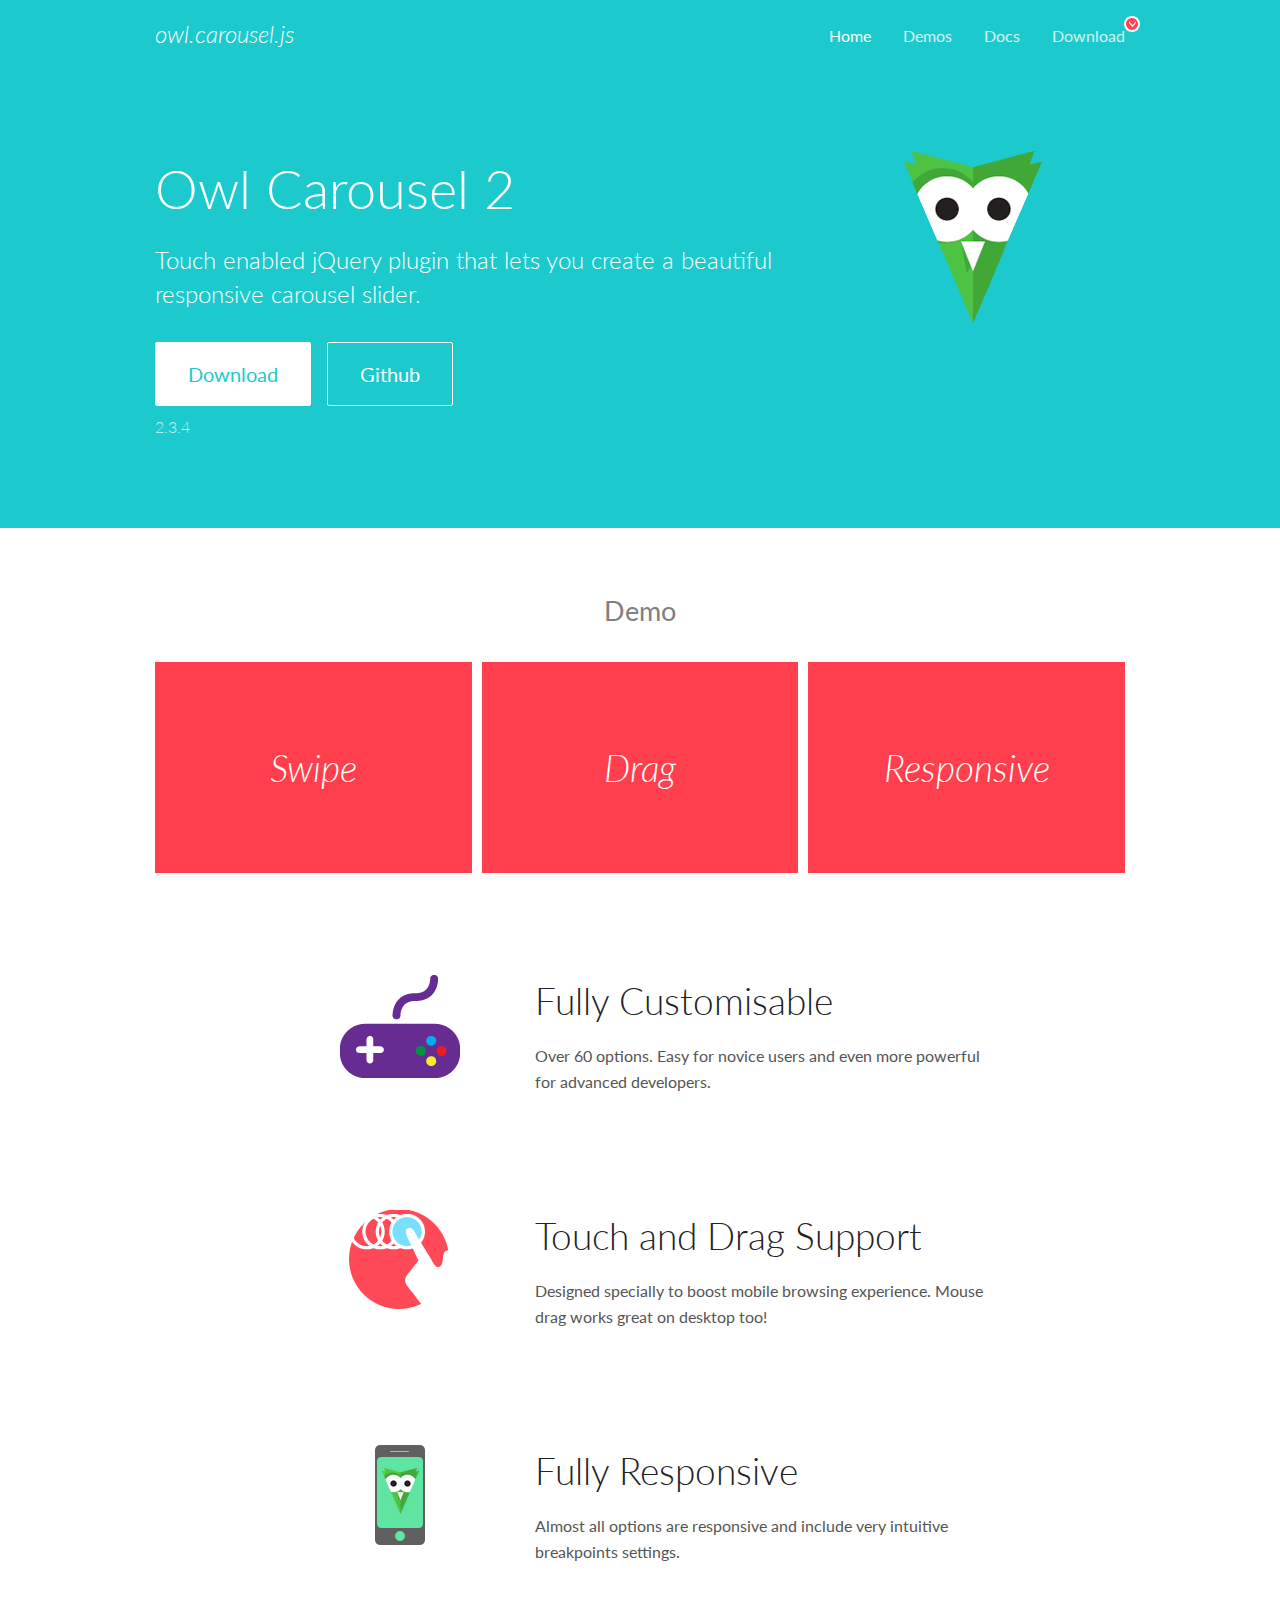
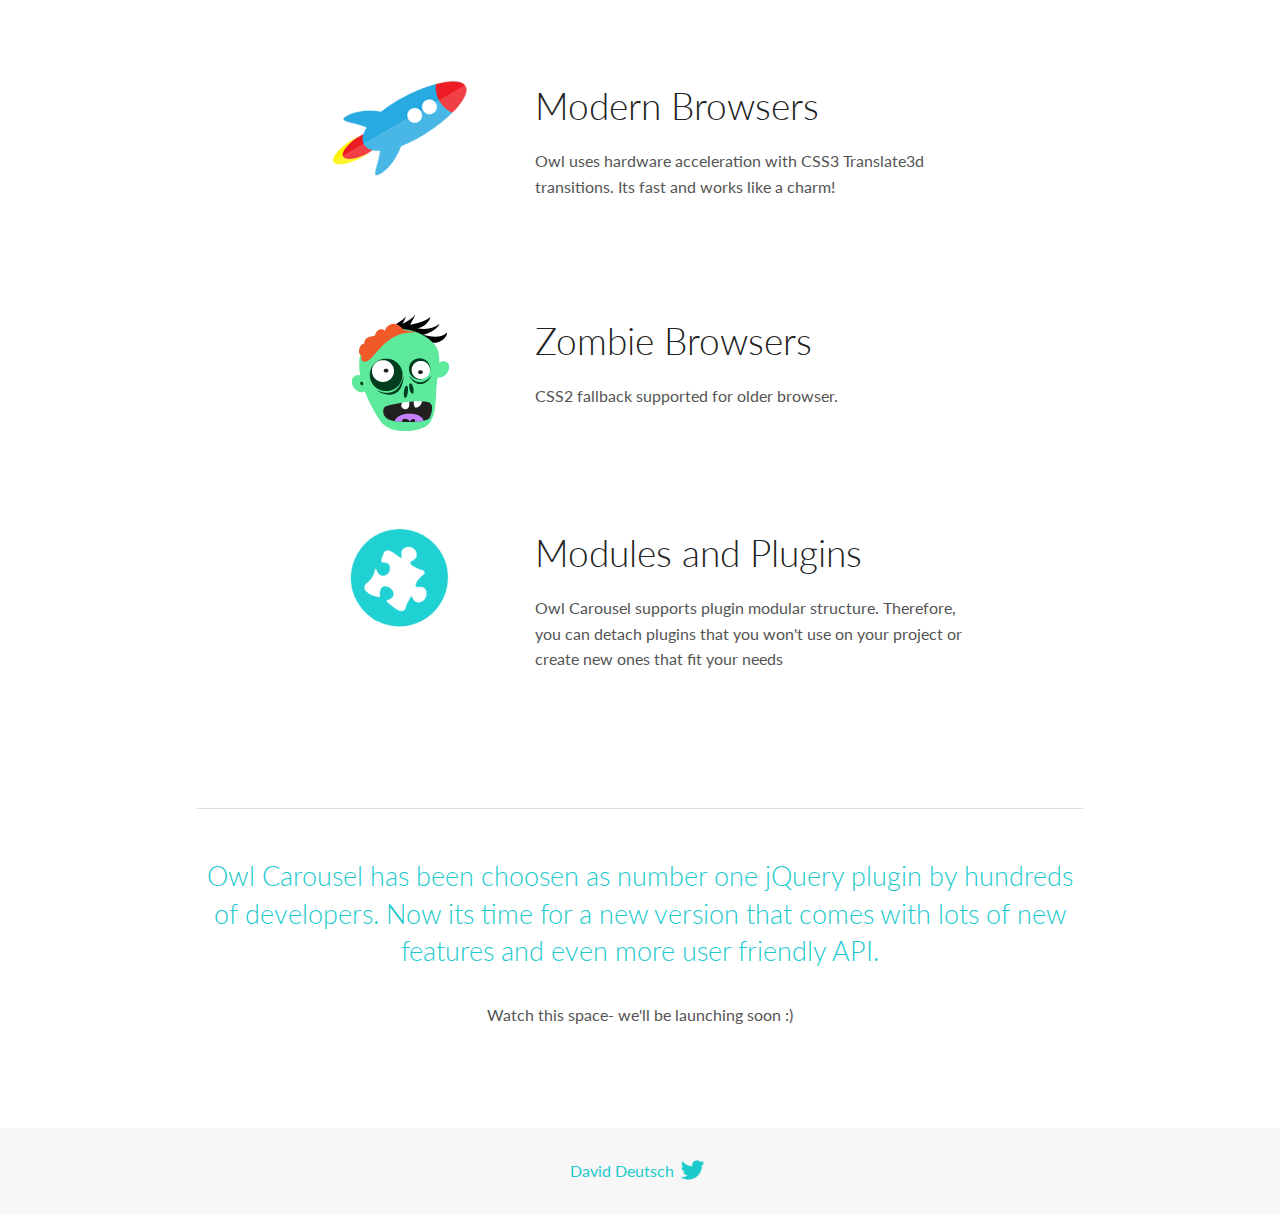
<file: resources/OwlCarousel2-2.3.4/docs/index.html>
<!DOCTYPE html>
<html lang="en">
  <head>

    <!-- head -->
    <meta charset="utf-8">
    <meta name="msapplication-tap-highlight" content="no" />
    <meta name="viewport" content="width=device-width, initial-scale=1.0" />
    <meta name="description" content="Touch enabled jQuery plugin that lets you create beautiful responsive carousel slider.">
    <meta name="author" content="David Deutsch">
    <title>
      Home | Owl Carousel | 2.3.4
    </title>

    <!-- Stylesheets -->
    <link href='https://fonts.googleapis.com/css?family=Lato:300,400,700,400italic,300italic' rel='stylesheet' type='text/css'>
    <link rel="stylesheet" href="assets/css/docs.theme.min.css">

    <!-- Owl Stylesheets -->
    <link rel="stylesheet" href="assets/owlcarousel/assets/owl.carousel.min.css">
    <link rel="stylesheet" href="assets/owlcarousel/assets/owl.theme.default.min.css">

    <!-- HTML5 shim and Respond.js IE8 support of HTML5 elements and media queries -->

    <!--[if lt IE 9]>
      <script src="https://oss.maxcdn.com/libs/html5shiv/3.7.0/html5shiv.js"></script>
      <script src="https://oss.maxcdn.com/libs/respond.js/1.3.0/respond.min.js"></script>
    <![endif]-->

    <!-- Favicons -->
    <link rel="apple-touch-icon-precomposed" sizes="144x144" href="assets/ico/apple-touch-icon-144-precomposed.png">
    <link rel="shortcut icon" href="assets/ico/favicon.png">
    <link rel="shortcut icon" href="favicon.ico">

    <!-- Yeah i know js should not be in header. Its required for demos.-->

    <!-- javascript -->
    <script src="assets/vendors/jquery.min.js"></script>
    <script src="assets/owlcarousel/owl.carousel.js"></script>
  </head>
  <body>

    <!-- header -->
    <header class="header">
      <div class="row">
        <div class="large-12 columns">
          <div class="brand left">
            <h3>
              <a href="/OwlCarousel2/">owl.carousel.js</a> 
            </h3>
          </div>
          <a id="toggle-nav" class="right">
            <span></span> <span></span> <span></span> 
          </a> 
          <div class="nav-bar">
            <ul class="clearfix">
              <li class="active">
                <a href="/OwlCarousel2/index.html">Home</a> 
              </li>
              <li> <a href="/OwlCarousel2/demos/demos.html">Demos</a>  </li>
              <li> <a href="/OwlCarousel2/docs/started-welcome.html">Docs</a>  </li>
              <li>
                <a href="https://github.com/OwlCarousel2/OwlCarousel2/archive/2.3.4.zip">Download</a> 
                <span class="download"></span> 
              </li>
            </ul>
          </div>
        </div>
      </div>
    </header>

    <!-- home panel -->
    <section id="hero">
      <div class="row">
        <div class="large-8 medium-8 columns">
          <h1>Owl Carousel 2</h1>
          <h4>Touch enabled jQuery plugin that lets you create a beautiful responsive carousel slider.</h4>
          <a href="https://github.com/OwlCarousel2/OwlCarousel2/archive/2.3.4.zip" class="hero-button">Download</a> 
          <a href="https://github.com/OwlCarousel2/OwlCarousel2" class="hero-button outline">Github</a> 
          <p>2.3.4</p>
        </div>
        <div class="large-4 medium-4 columns">
          <img class="owl-logo" src="assets/img/owl-logo.png" alt="mr. Owl">
        </div>
      </div>
    </section>

    <!-- body -->
    <div class="home-demo">
      <div class="row">
        <div class="large-12 columns">
          <h3>Demo</h3>
          <div class="owl-carousel">
            <div class="item">
              <h2>Swipe</h2>
            </div>
            <div class="item">
              <h2>Drag</h2>
            </div>
            <div class="item">
              <h2>Responsive</h2>
            </div>
            <div class="item">
              <h2>CSS3</h2>
            </div>
            <div class="item">
              <h2>Fast</h2>
            </div>
            <div class="item">
              <h2>Easy</h2>
            </div>
            <div class="item">
              <h2>Free</h2>
            </div>
            <div class="item">
              <h2>Upgradable</h2>
            </div>
            <div class="item">
              <h2>Tons of options</h2>
            </div>
            <div class="item">
              <h2>Infinity</h2>
            </div>
            <div class="item">
              <h2>Auto Width</h2>
            </div>
          </div>
        </div>
      </div>
    </div>
    <script>
      var owl = $('.owl-carousel');
      owl.owlCarousel({
        margin: 10,
        loop: true,
        responsive: {
          0: {
            items: 1
          },
          600: {
            items: 2
          },
          1000: {
            items: 3
          }
        }
      })
    </script>

    <!-- features -->
    <div id="features">
      <div class="row">
        <div class="small-12 medium-9 small-centered columns">
          <section class="row feature">
            <div class="medium-4 small-12 columns">
              <img src="assets/img/feature-options.png" alt="">
            </div>
            <div class="medium-8 small-12 columns">
              <h2>Fully Customisable</h2>
              <p>Over 60 options. Easy for novice users and even more powerful for advanced developers.</p>
            </div>
          </section>
          <section class="row feature">
            <div class="medium-4 small-12 columns">
              <img src="assets/img/feature-drag.png" alt="">
            </div>
            <div class="medium-8 small-12 columns">
              <h2>Touch and Drag Support</h2>
              <p>Designed specially to boost mobile browsing experience. Mouse drag works great on desktop too!</p>
            </div>
          </section>
          <section class="row feature">
            <div class="medium-4 small-12 columns">
              <img src="assets/img/feature-responsive.png" alt="">
            </div>
            <div class="medium-8 small-12 columns">
              <h2>Fully Responsive</h2>
              <p>Almost all options are responsive and include very intuitive breakpoints settings.</p>
            </div>
          </section>
          <section class="row feature">
            <div class="medium-4 small-12 columns">
              <img src="assets/img/feature-modern.png" alt="">
            </div>
            <div class="medium-8 small-12 columns">
              <h2>Modern Browsers</h2>
              <p>Owl uses hardware acceleration with CSS3 Translate3d transitions. Its fast and works like a charm! </p>
            </div>
          </section>
          <section class="row feature">
            <div class="medium-4 small-12 columns">
              <img src="assets/img/feature-zombie.png" alt="">
            </div>
            <div class="medium-8 small-12 columns">
              <h2>Zombie Browsers</h2>
              <p>CSS2 fallback supported for older browser.</p>
            </div>
          </section>
          <section class="row feature">
            <div class="medium-4 small-12 columns">
              <img src="assets/img/feature-module.png" alt="">
            </div>
            <div class="medium-8 small-12 columns">
              <h2>Modules and Plugins</h2>
              <p>Owl Carousel supports plugin modular structure. Therefore, you can detach plugins that you won&#x27;t use on your project or create new ones that fit your needs</p>
            </div>
          </section>
        </div>
      </div>
    </div>

    <!-- footer -->
    <section id="teaser-text">
      <div class="row">
        <div class="small-12 medium-11 small-centered columns">
          <hr>
          <h3 id="owl-carousel-has-been-choosen-as-number-one-jquery-plugin-by-hundreds-of-developers-now-its-time-for-a-new-version-that-comes-with-lots-of-new-features-and-even-more-user-friendly-api-">Owl Carousel has been choosen as number one jQuery plugin by hundreds of developers. Now its time for a new version that comes with lots of new features and even more user friendly API.</h3>
          <p>Watch this space- we&#39;ll be launching soon :)</p>
        </div>
      </div>
    </section>

    <!-- footer -->
    <footer class="footer">
      <div class="row">
        <div class="large-12 columns">
          <h5>
            <a href="/OwlCarousel2/docs/support-contact.html">David Deutsch</a> 
            <a id="custom-tweet-button" href="https://twitter.com/share?url=https://github.com/OwlCarousel2/OwlCarousel2&text=Owl Carousel - This is so awesome! " target="_blank"></a> 
          </h5>
        </div>
      </div>
    </footer>

    <!-- vendors -->
    <script src="assets/vendors/highlight.js"></script>
    <script src="assets/js/app.js"></script>
  </body>
</html>
</file>
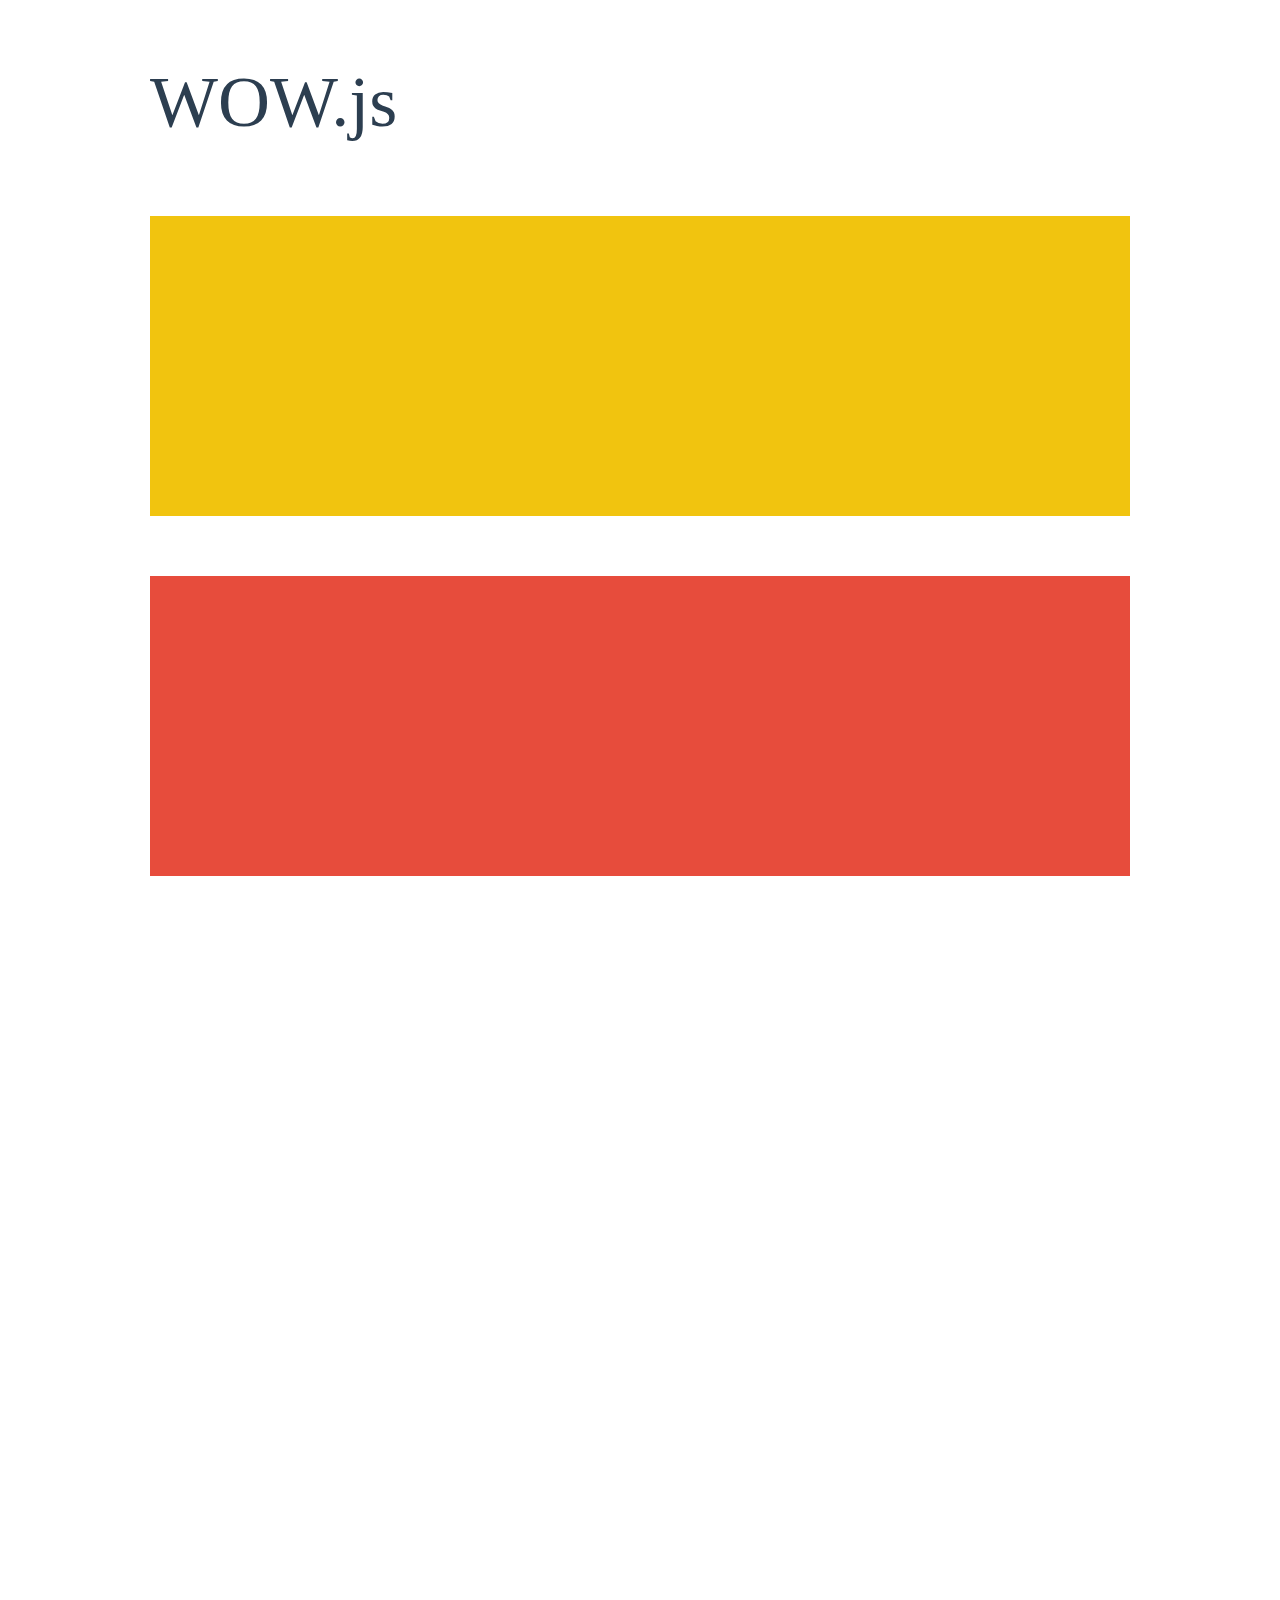
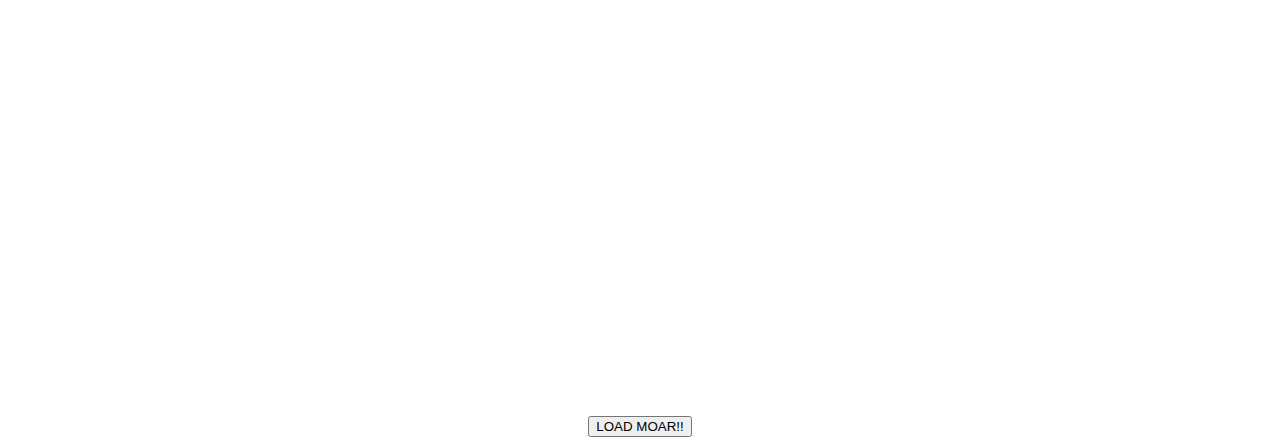
<file: resources/WOW-master/demo.html>
<!doctype html>

<html lang="en">
<head>
  <meta charset="utf-8">
  <title>WOW</title>
  <link rel="stylesheet" href="css/libs/animate.css">
  <link rel="stylesheet" href="css/site.css">
  <style>
    .wow:first-child {
      visibility: hidden;
    }
  </style>
  <!--[if IE]>
    <script src="http://html5shiv.googlecode.com/svn/trunk/html5.js"></script>
  <![endif]-->
</head>

<body>
  <div id="container">
    <header>
      <h1>WOW.js</h1>
    </header>
    <div id="main">
      <section class="wow fadeInDown" style="background-color: #f1c40f;"></section>
      <section class="wow pulse" style="background-color: #e74c3c;" data-wow-iteration="infinite" data-wow-duration="1500ms"></section>
      <section class="section--purple wow slideInRight" data-wow-delay="2s"></section>
      <section class="section--blue wow bounceInLeft" data-wow-offset="300"></section>
      <section class="section--green wow slideInLeft" data-wow-duration="4s"></section>
      <button id="moar">LOAD MOAR!!</button>
    </div>
  </div>
  <script src="dist/wow.js"></script>
  <script>
    wow = new WOW(
      {
        animateClass: 'animated',
        offset:       100,
        callback:     function(box) {
          console.log("WOW: animating <" + box.tagName.toLowerCase() + ">")
        }
      }
    );
    wow.init();
    document.getElementById('moar').onclick = function() {
      var section = document.createElement('section');
      section.className = 'section--purple wow fadeInDown';
      this.parentNode.insertBefore(section, this);
    };
  </script>
</body>
</html>
</file>
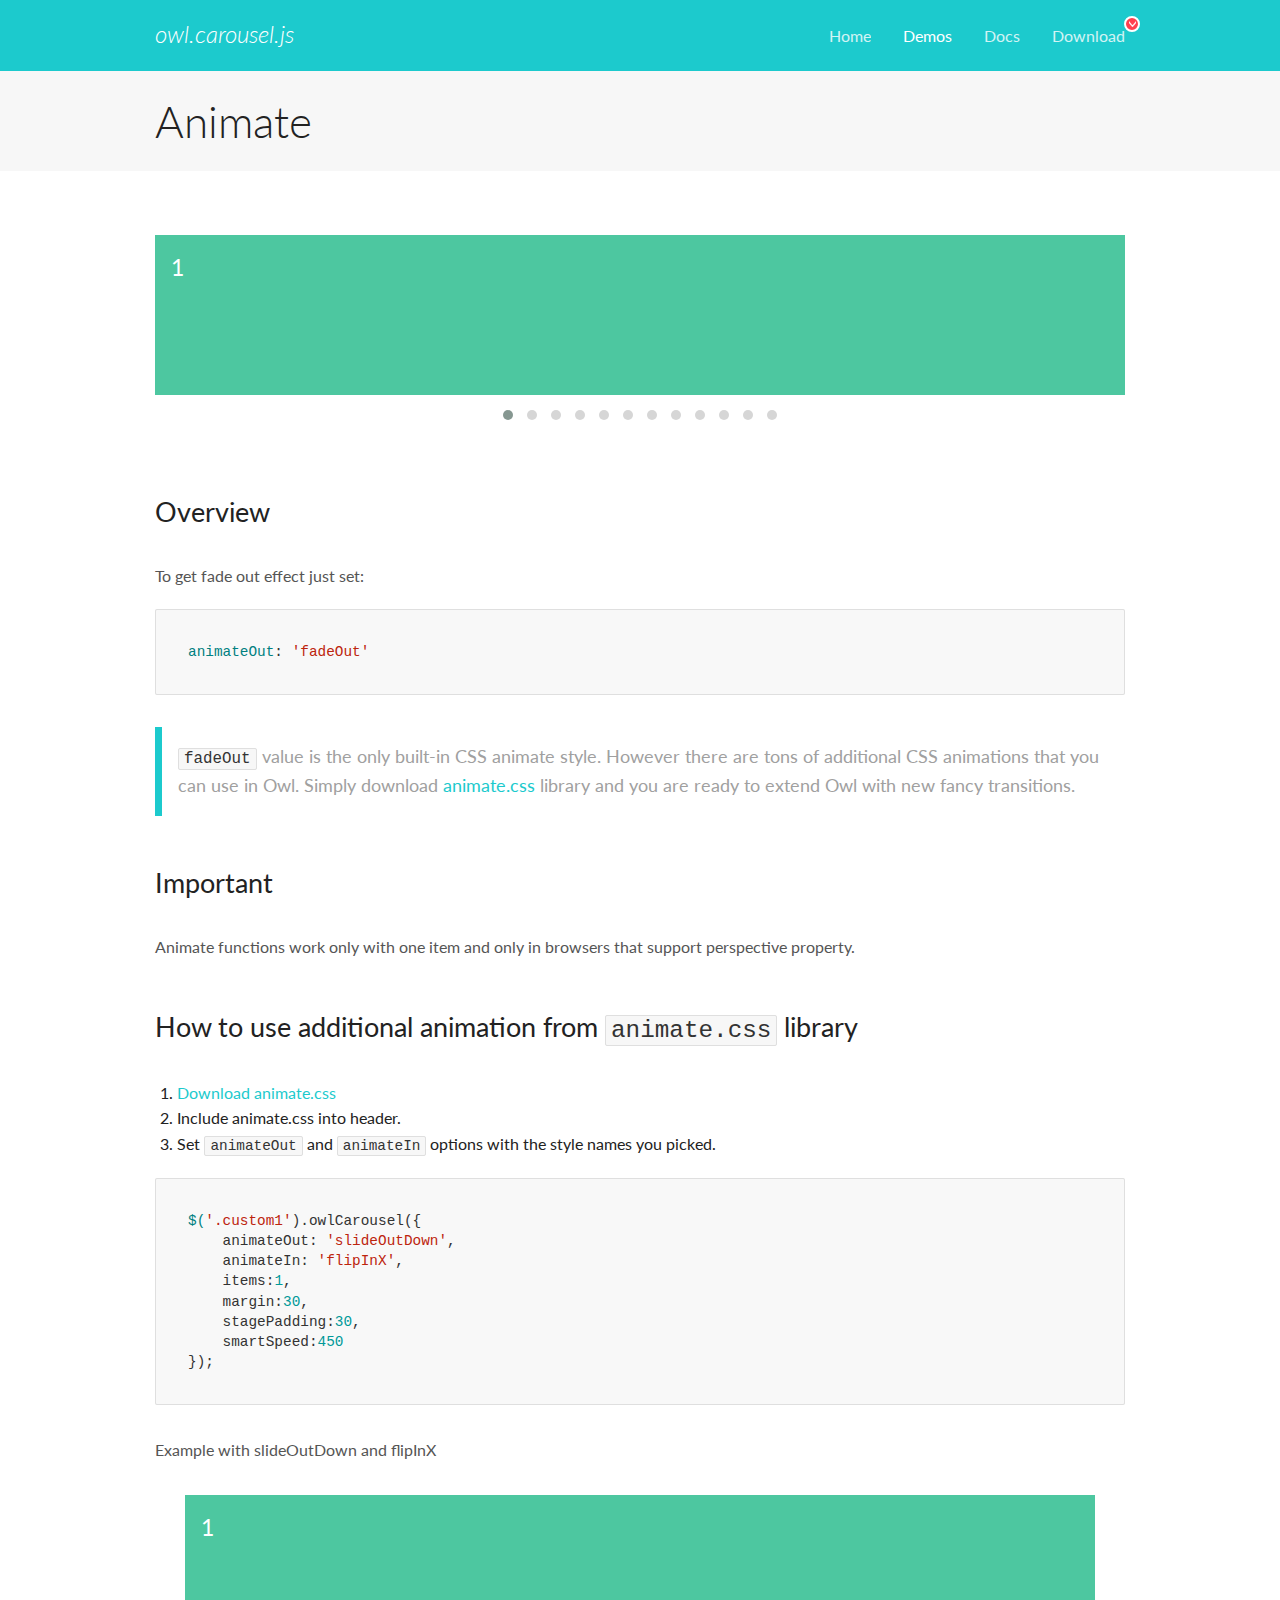
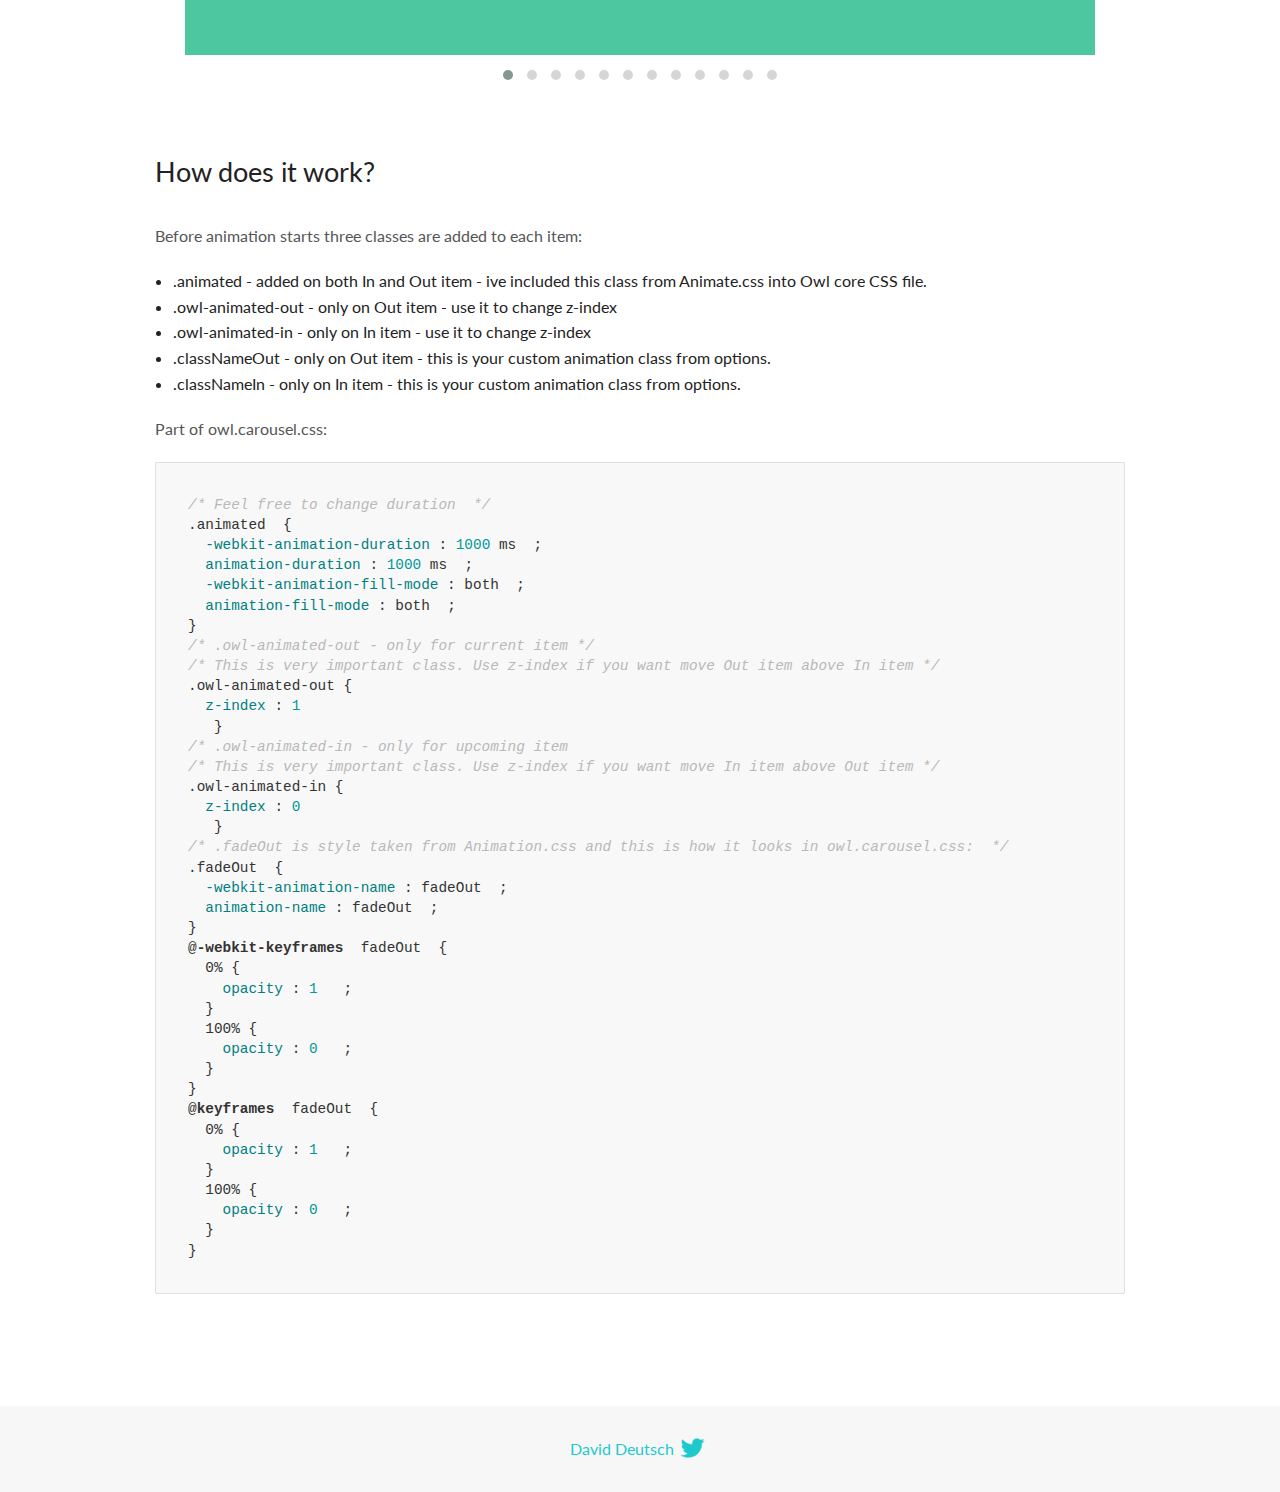
<file: resources/OwlCarousel2-2.3.4/docs/demos/animate.html>
<!DOCTYPE html>
<html lang="en">
  <head>

    <!-- head -->
    <meta charset="utf-8">
    <meta name="msapplication-tap-highlight" content="no" />
    <meta name="viewport" content="width=device-width, initial-scale=1.0" />
    <meta name="description" content="Animate carousel">
    <meta name="author" content="David Deutsch">
    <title>
      Animate Demo | Owl Carousel | 2.3.4
    </title>

    <!-- Stylesheets -->
    <link href='https://fonts.googleapis.com/css?family=Lato:300,400,700,400italic,300italic' rel='stylesheet' type='text/css'>
    <link rel="stylesheet" href="../assets/css/docs.theme.min.css">

    <!-- Owl Stylesheets -->
    <link rel="stylesheet" href="../assets/owlcarousel/assets/owl.carousel.min.css">
    <link rel="stylesheet" href="../assets/owlcarousel/assets/owl.theme.default.min.css">

    <!-- HTML5 shim and Respond.js IE8 support of HTML5 elements and media queries -->

    <!--[if lt IE 9]>
      <script src="https://oss.maxcdn.com/libs/html5shiv/3.7.0/html5shiv.js"></script>
      <script src="https://oss.maxcdn.com/libs/respond.js/1.3.0/respond.min.js"></script>
    <![endif]-->

    <!-- Favicons -->
    <link rel="apple-touch-icon-precomposed" sizes="144x144" href="../assets/ico/apple-touch-icon-144-precomposed.png">
    <link rel="shortcut icon" href="../assets/ico/favicon.png">
    <link rel="shortcut icon" href="favicon.ico">

    <!-- Yeah i know js should not be in header. Its required for demos.-->

    <!-- javascript -->
    <script src="../assets/vendors/jquery.min.js"></script>
    <script src="../assets/owlcarousel/owl.carousel.js"></script>
  </head>
  <body>

    <!-- header -->
    <header class="header">
      <div class="row">
        <div class="large-12 columns">
          <div class="brand left">
            <h3>
              <a href="/OwlCarousel2/">owl.carousel.js</a> 
            </h3>
          </div>
          <a id="toggle-nav" class="right">
            <span></span> <span></span> <span></span> 
          </a> 
          <div class="nav-bar">
            <ul class="clearfix">
              <li> <a href="/OwlCarousel2/index.html">Home</a>  </li>
              <li class="active">
                <a href="/OwlCarousel2/demos/demos.html">Demos</a> 
              </li>
              <li> <a href="/OwlCarousel2/docs/started-welcome.html">Docs</a>  </li>
              <li>
                <a href="https://github.com/OwlCarousel2/OwlCarousel2/archive/2.3.4.zip">Download</a> 
                <span class="download"></span> 
              </li>
            </ul>
          </div>
        </div>
      </div>
    </header>

    <!-- title -->
    <section class="title">
      <div class="row">
        <div class="large-12 columns">
          <h1>Animate</h1>
        </div>
      </div>
    </section>

    <!--  Demos -->
    <section id="demos">
      <div class="row">
        <div class="large-12 columns">
          <div class="fadeOut owl-carousel owl-theme">
            <div class="item">
              <h4>1</h4>
            </div>
            <div class="item">
              <h4>2</h4>
            </div>
            <div class="item">
              <h4>3</h4>
            </div>
            <div class="item">
              <h4>4</h4>
            </div>
            <div class="item">
              <h4>5</h4>
            </div>
            <div class="item">
              <h4>6</h4>
            </div>
            <div class="item">
              <h4>7</h4>
            </div>
            <div class="item">
              <h4>8</h4>
            </div>
            <div class="item">
              <h4>9</h4>
            </div>
            <div class="item">
              <h4>10</h4>
            </div>
            <div class="item">
              <h4>11</h4>
            </div>
            <div class="item">
              <h4>12</h4>
            </div>
          </div>
          <h3 id="overview">Overview</h3>
          <p>To get fade out effect just set:</p>
          <pre><code>animateOut: &#39;fadeOut&#39;</code></pre>
          <blockquote>
            <p><code>fadeOut</code> value is the only built-in CSS animate style. However there are tons of additional CSS animations that you can use in Owl. Simply download
              <a href="https://daneden.github.io/animate.css/">animate.css</a>  library and you are ready to extend Owl with new fancy transitions.</p>
          </blockquote>
          <h3 id="important">Important</h3>
          <p>Animate functions work only with one item and only in browsers that support perspective property.</p>
          <h3 id="how-to-use-additional-animation-from-animate-css-library">How to use additional animation from <code>animate.css</code> library</h3>
          <ol>
            <li> <a href="https://daneden.github.io/animate.css/">Download animate.css</a>  </li>
            <li>Include animate.css into header.</li>
            <li>Set <code>animateOut</code> and <code>animateIn</code> options with the style names you picked.</li>
          </ol>
          <pre><code>$(&#39;.custom1&#39;).owlCarousel({
    animateOut: &#39;slideOutDown&#39;,
    animateIn: &#39;flipInX&#39;,
    items:1,
    margin:30,
    stagePadding:30,
    smartSpeed:450
});</code></pre>
          <p>Example with slideOutDown and flipInX</p>
          <div class="custom1 owl-carousel owl-theme">
            <div class="item">
              <h4>1</h4>
            </div>
            <div class="item">
              <h4>2</h4>
            </div>
            <div class="item">
              <h4>3</h4>
            </div>
            <div class="item">
              <h4>4</h4>
            </div>
            <div class="item">
              <h4>5</h4>
            </div>
            <div class="item">
              <h4>6</h4>
            </div>
            <div class="item">
              <h4>7</h4>
            </div>
            <div class="item">
              <h4>8</h4>
            </div>
            <div class="item">
              <h4>9</h4>
            </div>
            <div class="item">
              <h4>10</h4>
            </div>
            <div class="item">
              <h4>11</h4>
            </div>
            <div class="item">
              <h4>12</h4>
            </div>
          </div>
          <h3 id="how-does-it-work-">How does it work?</h3>
          <p>Before animation starts three classes are added to each item:</p>
          <ul>
            <li>.animated - added on both In and Out item - ive included this class from Animate.css into Owl core CSS file.</li>
            <li>.owl-animated-out - only on Out item - use it to change z-index</li>
            <li>.owl-animated-in - only on In item - use it to change z-index</li>
            <li>.classNameOut - only on Out item - this is your custom animation class from options.</li>
            <li>.classNameIn - only on In item - this is your custom animation class from options.</li>
          </ul>
          <p>Part of owl.carousel.css:</p>
          <pre><code class="language-css"><span class="comment">/* Feel free to change duration  */</span> 
<span class="class">.animated</span>  <span class="rules">{
  <span class="rule"><span class="attribute">-webkit-animation-duration</span> :<span class="value"> <span class="number">1000</span> ms</span> </span> ;
  <span class="rule"><span class="attribute">animation-duration</span> :<span class="value"> <span class="number">1000</span> ms</span> </span> ;
  <span class="rule"><span class="attribute">-webkit-animation-fill-mode</span> :<span class="value"> both</span> </span> ;
  <span class="rule"><span class="attribute">animation-fill-mode</span> :<span class="value"> both</span> </span> ;
<span class="rule">}</span> </span> 
<span class="comment">/* .owl-animated-out - only for current item */</span> 
<span class="comment">/* This is very important class. Use z-index if you want move Out item above In item */</span> 
<span class="class">.owl-animated-out</span> <span class="rules">{
  <span class="rule"><span class="attribute">z-index</span> :<span class="value"> <span class="number">1</span> 
</span> </span> </span> }
<span class="comment">/* .owl-animated-in - only for upcoming item
/* This is very important class. Use z-index if you want move In item above Out item */</span> 
<span class="class">.owl-animated-in</span> <span class="rules">{
  <span class="rule"><span class="attribute">z-index</span> :<span class="value"> <span class="number">0</span> 
</span> </span> </span> }
<span class="comment">/* .fadeOut is style taken from Animation.css and this is how it looks in owl.carousel.css:  */</span> 
<span class="class">.fadeOut</span>  <span class="rules">{
  <span class="rule"><span class="attribute">-webkit-animation-name</span> :<span class="value"> fadeOut</span> </span> ;
  <span class="rule"><span class="attribute">animation-name</span> :<span class="value"> fadeOut</span> </span> ;
<span class="rule">}</span> </span> 
<span class="at_rule">@<span class="keyword">-webkit-keyframes</span>  fadeOut </span> {
  0% <span class="rules">{
    <span class="rule"><span class="attribute">opacity</span> :<span class="value"> <span class="number">1</span> </span> </span> ;
  <span class="rule">}</span> </span> 
  100% <span class="rules">{
    <span class="rule"><span class="attribute">opacity</span> :<span class="value"> <span class="number">0</span> </span> </span> ;
  <span class="rule">}</span> </span> 
}
<span class="at_rule">@<span class="keyword">keyframes</span>  fadeOut </span> {
  0% <span class="rules">{
    <span class="rule"><span class="attribute">opacity</span> :<span class="value"> <span class="number">1</span> </span> </span> ;
  <span class="rule">}</span> </span> 
  100% <span class="rules">{
    <span class="rule"><span class="attribute">opacity</span> :<span class="value"> <span class="number">0</span> </span> </span> ;
  <span class="rule">}</span> </span> 
}</code></pre>
          <link rel="stylesheet" href="../assets/css/animate.css">
          <script>
            jQuery(document).ready(function($) {
              $('.fadeOut').owlCarousel({
                items: 1,
                animateOut: 'fadeOut',
                loop: true,
                margin: 10,
              });
              $('.custom1').owlCarousel({
                animateOut: 'slideOutDown',
                animateIn: 'flipInX',
                items: 1,
                margin: 30,
                stagePadding: 30,
                smartSpeed: 450
              });
            });
          </script>
        </div>
      </div>
    </section>

    <!-- footer -->
    <footer class="footer">
      <div class="row">
        <div class="large-12 columns">
          <h5>
            <a href="/OwlCarousel2/docs/support-contact.html">David Deutsch</a> 
            <a id="custom-tweet-button" href="https://twitter.com/share?url=https://github.com/OwlCarousel2/OwlCarousel2&text=Owl Carousel - This is so awesome! " target="_blank"></a> 
          </h5>
        </div>
      </div>
    </footer>

    <!-- vendors -->
    <script src="../assets/vendors/highlight.js"></script>
    <script src="../assets/js/app.js"></script>
  </body>
</html>
</file>
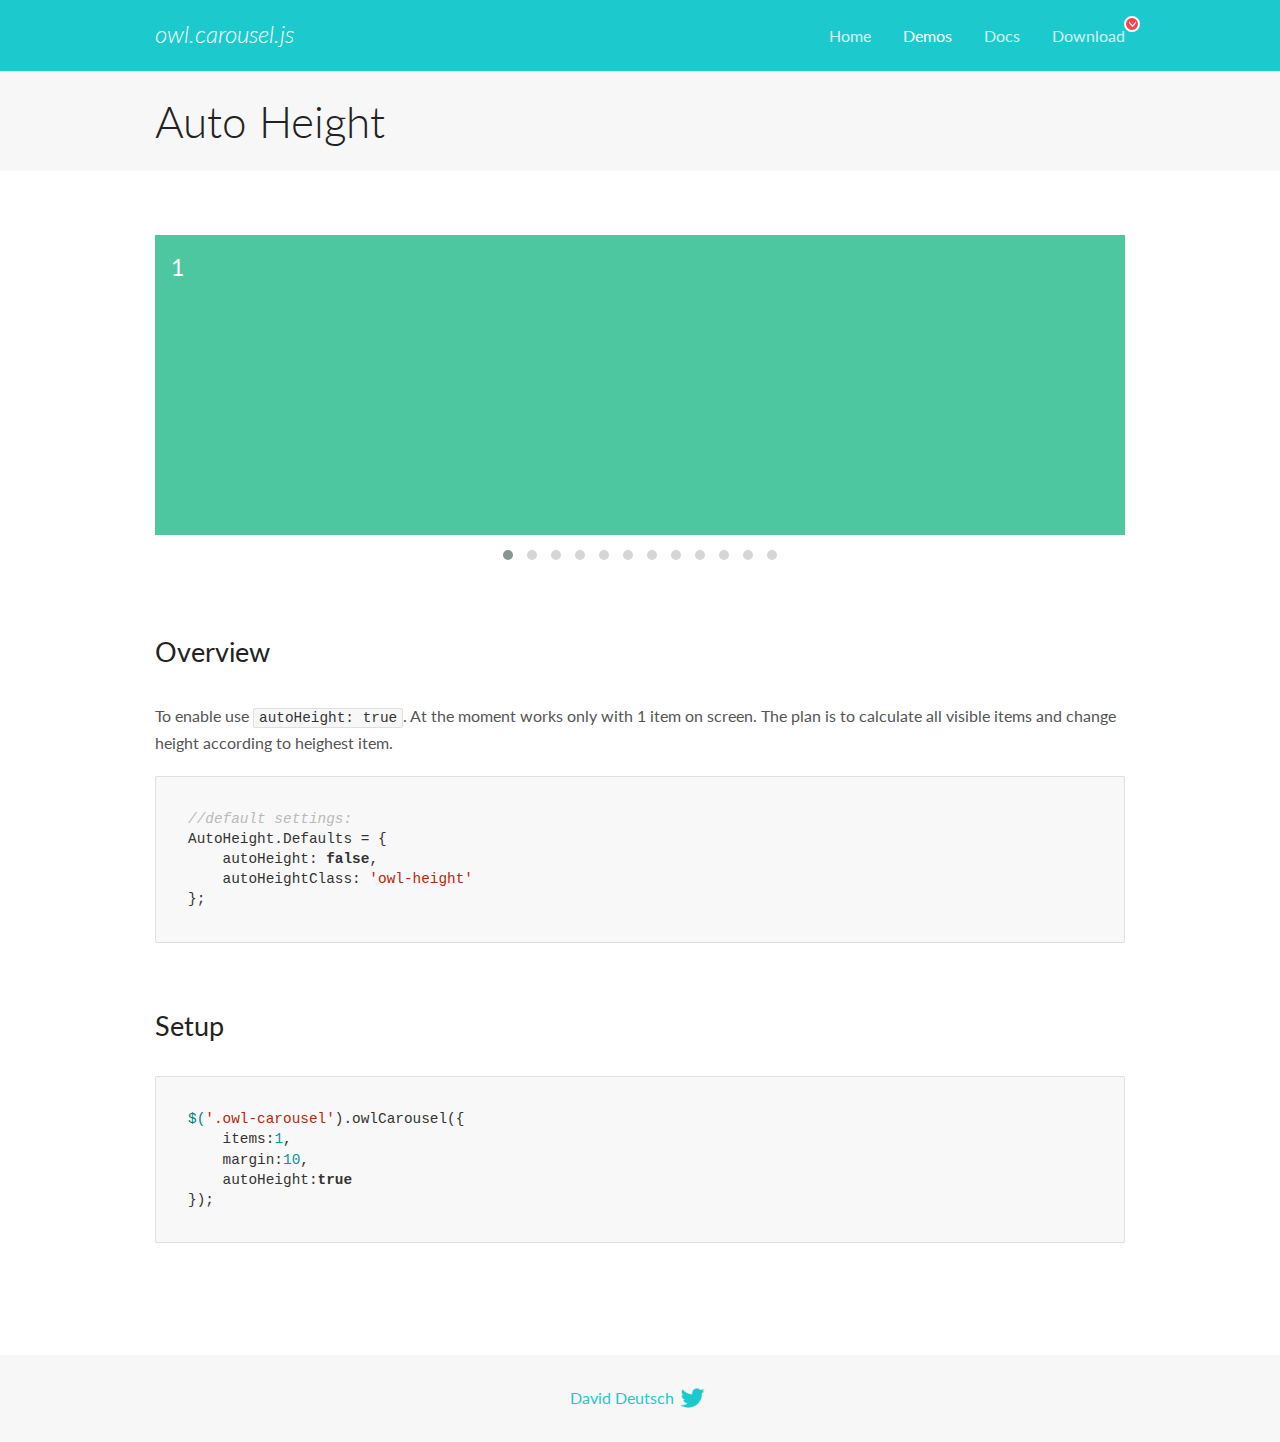
<file: resources/OwlCarousel2-2.3.4/docs/demos/autoheight.html>
<!DOCTYPE html>
<html lang="en">
  <head>

    <!-- head -->
    <meta charset="utf-8">
    <meta name="msapplication-tap-highlight" content="no" />
    <meta name="viewport" content="width=device-width, initial-scale=1.0" />
    <meta name="description" content="autoHeight usage demo">
    <meta name="author" content="David Deutsch">
    <title>
      Auto Height Demo | Owl Carousel | 2.3.4
    </title>

    <!-- Stylesheets -->
    <link href='https://fonts.googleapis.com/css?family=Lato:300,400,700,400italic,300italic' rel='stylesheet' type='text/css'>
    <link rel="stylesheet" href="../assets/css/docs.theme.min.css">

    <!-- Owl Stylesheets -->
    <link rel="stylesheet" href="../assets/owlcarousel/assets/owl.carousel.min.css">
    <link rel="stylesheet" href="../assets/owlcarousel/assets/owl.theme.default.min.css">

    <!-- HTML5 shim and Respond.js IE8 support of HTML5 elements and media queries -->

    <!--[if lt IE 9]>
      <script src="https://oss.maxcdn.com/libs/html5shiv/3.7.0/html5shiv.js"></script>
      <script src="https://oss.maxcdn.com/libs/respond.js/1.3.0/respond.min.js"></script>
    <![endif]-->

    <!-- Favicons -->
    <link rel="apple-touch-icon-precomposed" sizes="144x144" href="../assets/ico/apple-touch-icon-144-precomposed.png">
    <link rel="shortcut icon" href="../assets/ico/favicon.png">
    <link rel="shortcut icon" href="favicon.ico">

    <!-- Yeah i know js should not be in header. Its required for demos.-->

    <!-- javascript -->
    <script src="../assets/vendors/jquery.min.js"></script>
    <script src="../assets/owlcarousel/owl.carousel.js"></script>
  </head>
  <body>

    <!-- header -->
    <header class="header">
      <div class="row">
        <div class="large-12 columns">
          <div class="brand left">
            <h3>
              <a href="/OwlCarousel2/">owl.carousel.js</a> 
            </h3>
          </div>
          <a id="toggle-nav" class="right">
            <span></span> <span></span> <span></span> 
          </a> 
          <div class="nav-bar">
            <ul class="clearfix">
              <li> <a href="/OwlCarousel2/index.html">Home</a>  </li>
              <li class="active">
                <a href="/OwlCarousel2/demos/demos.html">Demos</a> 
              </li>
              <li> <a href="/OwlCarousel2/docs/started-welcome.html">Docs</a>  </li>
              <li>
                <a href="https://github.com/OwlCarousel2/OwlCarousel2/archive/2.3.4.zip">Download</a> 
                <span class="download"></span> 
              </li>
            </ul>
          </div>
        </div>
      </div>
    </header>

    <!-- title -->
    <section class="title">
      <div class="row">
        <div class="large-12 columns">
          <h1>Auto Height</h1>
        </div>
      </div>
    </section>

    <!--  Demos -->
    <section id="demos">
      <div class="row">
        <div class="large-12 columns">
          <div class="owl-carousel owl-theme">
            <div class="item" style="height:300px">
              <h4>1</h4>
            </div>
            <div class="item" style="height:100px">
              <h4>2</h4>
            </div>
            <div class="item" style="height:500px">
              <h4>3</h4>
            </div>
            <div class="item" style="height:250px">
              <h4>4</h4>
            </div>
            <div class="item" style="height:400px">
              <h4>5</h4>
            </div>
            <div class="item" style="height:500px">
              <h4>6</h4>
            </div>
            <div class="item" style="height:600px">
              <h4>7</h4>
            </div>
            <div class="item" style="height:400px">
              <h4>8</h4>
            </div>
            <div class="item" style="height:300px">
              <h4>9</h4>
            </div>
            <div class="item" style="height:350px">
              <h4>10</h4>
            </div>
            <div class="item" style="height:200px">
              <h4>11</h4>
            </div>
            <div class="item" style="height:150px">
              <h4>12</h4>
            </div>
          </div>
          <h3 id="overview">Overview</h3>
          <p>To enable use <code>autoHeight: true</code>. At the moment works only with 1 item on screen. The plan is to calculate all visible items and change height according to heighest item.</p>
          <pre><code>//default settings:
AutoHeight.Defaults = {
    autoHeight: false,
    autoHeightClass: &#39;owl-height&#39;
};</code></pre>
          <h3 id="setup">Setup</h3>
          <pre><code>$(&#39;.owl-carousel&#39;).owlCarousel({
    items:1,
    margin:10,
    autoHeight:true
});</code></pre>
          <script>
            $(document).ready(function() {
              $('.owl-carousel').owlCarousel({
                items: 1,
                margin: 10,
                autoHeight: true
              });
            })
          </script>
        </div>
      </div>
    </section>

    <!-- footer -->
    <footer class="footer">
      <div class="row">
        <div class="large-12 columns">
          <h5>
            <a href="/OwlCarousel2/docs/support-contact.html">David Deutsch</a> 
            <a id="custom-tweet-button" href="https://twitter.com/share?url=https://github.com/OwlCarousel2/OwlCarousel2&text=Owl Carousel - This is so awesome! " target="_blank"></a> 
          </h5>
        </div>
      </div>
    </footer>

    <!-- vendors -->
    <script src="../assets/vendors/highlight.js"></script>
    <script src="../assets/js/app.js"></script>
  </body>
</html>
</file>
<file: resources/WOW-master/css/site.css>
h1 {
  font-size:     72px;
  line-height:   1.5;
  color: #2c3e50;
  font-weight:   100;
}

#container {
  width:  980px;
  margin: 0 auto;
}

section {
  height: 300px;
  margin: 60px 0;
}

.section--purple {
  background-color: #9b59b6;
}

.section--blue {
  background-color: #3498db;
}

.section--green {
  background-color: #2ecc71;
}

#main {
  text-align: center;
}

#more {
  margin: 20px auto 48px;
}
</file>
